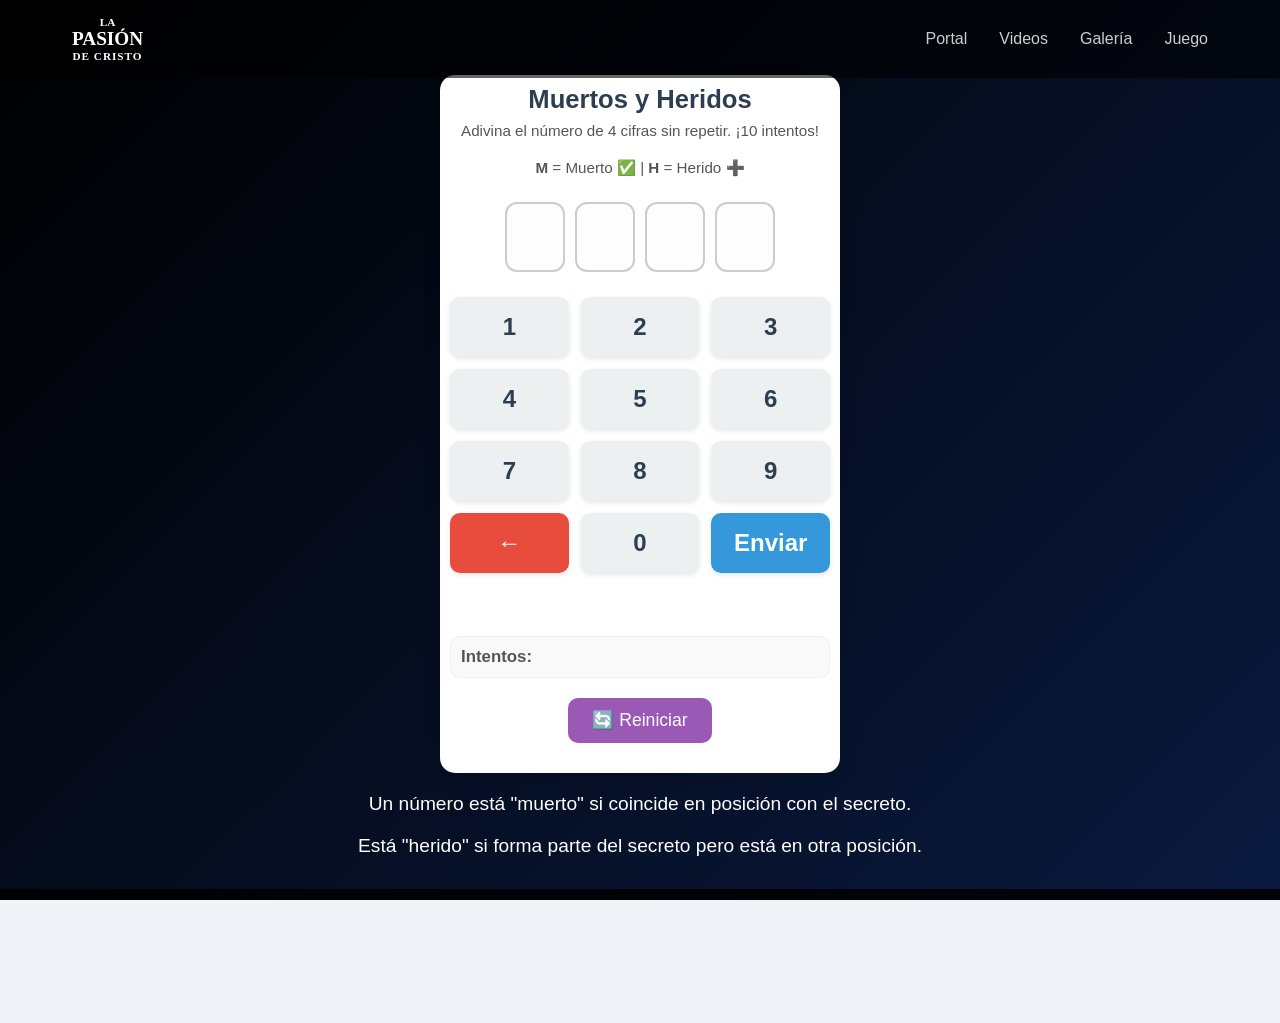
<file: juego.html>
<!DOCTYPE html>
<html lang="es">
<head>
  <meta charset="UTF-8" />
  <meta name="viewport" content="width=device-width, initial-scale=1.0" />
  <title>La Pasión de Cristo</title>

  <!--Favicon-->
  <link rel="icon" type="image/png" href="favicon/favicon-96x96.png" sizes="96x96" />
  <link rel="icon" type="image/svg+xml" href="favicon/favicon.svg" />
  <link rel="shortcut icon" href="favicon/favicon.ico" />
  <link rel="apple-touch-icon" sizes="180x180" href="favicon/apple-touch-icon.png" />
  <link rel="manifest" href="favicon/site.webmanifest" />

  <meta name="robots" content="index, follow">
  <meta name="description" content="Pasión de Cristo - Grupo de teatro desde 1998 que representa la vida, muerte y resurrección de Jesús con actuaciones en vivo.">
  <meta name="keywords" content="teatro religioso, pasión de cristo, grupo teatral, representación bíblica, teatro en vivo, desde 1998">

  <!-- CSS global -->
  <link rel="stylesheet" href="css/style.css" />

  <!-- CSS extra (se añade manualmente en cada página si es necesario) -->

  <link rel="preconnect" href="https://fonts.googleapis.com" />
  <link rel="preconnect" href="https://fonts.gstatic.com" crossorigin />
  <link href="https://fonts.googleapis.com/css2?family=Inter:wght@400;700&display=swap" rel="stylesheet" />
</head>
<body>
  <!-- FONDO DEGRADADO -->
  <div class="background-gradient"></div>

  <!-- HEADER -->
  <header class="header">
    <div class="header-content">
      <!-- LOGO EN COLUMNA -->
      <div class="logo">
        <span class="uno">LA</span>
        <span class="dos">PASIÓN</span>
        <span class="tres">DE CRISTO</span>
      </div>

      <!-- MENÚ DE NAVEGACIÓN -->
      <nav class="nav" id="nav">
        <ul class="nav-list">
          <li><a href="index.html" class="nav-link">Portal</a></li>
          <li><a href="videos.html" class="nav-link">Videos</a></li>
          <li><a href="galeria.html" class="nav-link">Galería</a></li>
          <li><a href="juego.html" class="nav-link">Juego</a></li>
        </ul>
      </nav>

      <!-- BOTÓN HAMBURGUESA -->
      <div class="hamburger" id="hamburger">
        <span></span>
        <span></span>
        <span></span>
      </div>
    </div>
  </header>
<link rel="stylesheet" href="css/juego.css">
<div class="container">
  <h1>Muertos y Heridos</h1>
  <p>Adivina el número de 4 cifras sin repetir. ¡10 intentos!</p>
  <p><strong>M</strong> = Muerto ✅ | <strong>H</strong> = Herido ➕</p>
  <div class="display" id="display">
    <div class="digit-box" data-index="0"></div>
    <div class="digit-box" data-index="1"></div>
    <div class="digit-box" data-index="2"></div>
    <div class="digit-box" data-index="3"></div>
  </div>
  <div class="teclado">
    <button class="tecla" data-num="1">1</button><button class="tecla" data-num="2">2</button>
    <button class="tecla" data-num="3">3</button><button class="tecla" data-num="4">4</button>
    <button class="tecla" data-num="5">5</button><button class="tecla" data-num="6">6</button>
    <button class="tecla" data-num="7">7</button><button class="tecla" data-num="8">8</button>
    <button class="tecla" data-num="9">9</button><button class="tecla borrar" id="btnBorrar">←</button>
    <button class="tecla" data-num="0">0</button><button class="tecla enviar" id="btnEnviar">Enviar</button>
  </div>
  <div class="mensaje" id="mensaje"></div>
  <div class="resultados"><h3>Intentos:</h3><ul id="listaIntentos"></ul></div>
  <div class="actions"><button class="btn-reiniciar" id="btnReiniciar">🔄 Reiniciar</button></div>
</div>
<p class="final">Un número está "muerto" si coincide en posición con el secreto.</p>
<p class="final">Está "herido" si forma parte del secreto pero está en otra posición.</p>
<script src="js/juego.js" defer></script>
<footer class="footer">
    <div class="footer-social">
      <a href="https://www.facebook.com/profile.php?id=61579035955809" target="_blank" aria-label="Facebook" class="footer-link">
        <svg xmlns="http://www.w3.org/2000/svg" width="24" height="24" fill="currentColor" class="bi bi-facebook" viewBox="0 0 16 16">
          <path d="M16 8.049c0-4.446-3.582-8.05-8-8.05C3.58 0-.002 3.603-.002 8.05c0 4.017 2.926 7.347 6.75 7.951v-5.625h-2.03V8.05H6.75V6.275c0-2.017 1.195-3.131 3.022-3.131.876 0 1.791.157 1.791.157v1.98h-1.009c-.993 0-1.303.621-1.303 1.258v1.51h2.218l-.354 2.326H9.25V16c3.824-.604 6.75-3.934 6.75-7.951"/>
        </svg>
      </a>
      <a href="https://twitter.com/" target="_blank" aria-label="Twitter-X" class="footer-link">
        <svg xmlns="http://www.w3.org/2000/svg" width="24" height="24" fill="currentColor" class="bi bi-twitter-x" viewBox="0 0 16 16">
          <path d="M12.6.75h2.454l-5.36 6.142L16 15.25h-4.937l-3.867-5.07-4.425 5.07H.316l5.733-6.57L0 .75h5.063l3.495 4.633L12.601.75Zm-.86 13.028h1.36L4.323 2.145H2.865z"/>
        </svg>
      </a>
      <a href="https://www.instagram.com/barrabas9855/" target="_blank" aria-label="Instagram" class="footer-link">
        <svg xmlns="http://www.w3.org/2000/svg" width="24" height="24" fill="currentColor" class="bi bi-instagram" viewBox="0 0 16 16">
          <path d="M8 0C5.829 0 5.556.01 4.703.048 3.85.088 3.269.222 2.76.42a3.9 3.9 0 0 0-1.417.923A3.9 3.9 0 0 0 .42 2.76C.222 3.268.087 3.85.048 4.7.01 5.555 0 5.827 0 8.001c0 2.172.01 2.444.048 3.297.04.852.174 1.433.372 1.942.205.526.478.972.923 1.417.444.445.89.719 1.416.923.51.198 1.09.333 1.942.372C5.555 15.99 5.827 16 8 16s2.444-.01 3.298-.048c.851-.04 1.434-.174 1.943-.372a3.9 3.9 0 0 0 1.416-.923c.445-.445.718-.891.923-1.417.197-.509.332-1.09.372-1.942C15.99 10.445 16 10.173 16 8s-.01-2.445-.048-3.299c-.04-.851-.175-1.433-.372-1.941a3.9 3.9 0 0 0-.923-1.417A3.9 3.9 0 0 0 13.24.42c-.51-.198-1.092-.333-1.943-.372C10.443.01 10.172 0 7.998 0zm-.717 1.442h.718c2.136 0 2.389.007 3.232.046.78.035 1.204.166 1.486.275.373.145.64.319.92.599s.453.546.598.92c.11.281.24.705.275 1.485.039.843.047 1.096.047 3.231s-.008 2.389-.047 3.232c-.035.78-.166 1.203-.275 1.485a2.5 2.5 0 0 1-.599.919c-.28.28-.546.453-.92.598-.28.11-.704.24-1.485.276-.843.038-1.096.047-3.232.047s-2.39-.009-3.233-.047c-.78-.036-1.203-.166-1.485-.276a2.5 2.5 0 0 1-.92-.598 2.5 2.5 0 0 1-.6-.92c-.109-.281-.24-.705-.275-1.485-.038-.843-.046-1.096-.046-3.233s.008-2.388.046-3.231c.036-.78.166-1.204.276-1.486.145-.373.319-.64.599-.92s.546-.453.92-.598c.282-.11.705-.24 1.485-.276.738-.034 1.024-.044 2.515-.045zm4.988 1.328a.96.96 0 1 0 0 1.92.96.96 0 0 0 0-1.92m-4.27 1.122a4.109 4.109 0 1 0 0 8.217 4.109 4.109 0 0 0 0-8.217m0 1.441a2.667 2.667 0 1 1 0 5.334 2.667 2.667 0 0 1 0-5.334"/>
        </svg>
      </a>
      <a href="https://www.youtube.com/@Pasi%C3%B3ndeCristo-CirculoSanLucas" target="_blank" aria-label="YouTube" class="footer-link">
        <svg xmlns="http://www.w3.org/2000/svg" width="24" height="24" fill="currentColor" class="bi bi-youtube" viewBox="0 0 16 16">
          <path d="M8.051 1.999h.089c.822.003 4.987.033 6.11.335a2.01 2.01 0 0 1 1.415 1.42c.101.38.172.883.22 1.402l.01.104.022.26.008.104c.065.914.073 1.77.074 1.957v.075c-.001.194-.01 1.108-.082 2.06l-.008.105-.009.104c-.05.572-.124 1.14-.235 1.558a2.01 2.01 0 0 1-1.415 1.42c-1.16.312-5.569.334-6.18.335h-.142c-.309 0-1.587-.006-2.927-.052l-.17-.006-.087-.004-.171-.007-.171-.007c-1.11-.049-2.167-.128-2.654-.26a2.01 2.01 0 0 1-1.415-1.419c-.111-.417-.185-.986-.235-1.558L.09 9.82l-.008-.104A31 31 0 0 1 0 7.68v-.123c.002-.215.01-.958.064-1.778l.007-.103.003-.052.008-.104.022-.26.01-.104c.048-.519.119-1.023.22-1.402a2.01 2.01 0 0 1 1.415-1.42c.487-.13 1.544-.21 2.654-.26l.17-.007.172-.006.086-.003.171-.007A100 100 0 0 1 7.858 2zM6.4 5.209v4.818l4.157-2.408z"/>
        </svg>
      </a>
    </div>
    <div class="footer-contact">
      <a href="mailto:info@pasiondecristo.com" class="footer-email">info@pasiondecristo.com</a>
    </div>
    <div class="footer-copy">
      &copy; 2026 La Pasión de Cristo
    </div>
  </footer>

  <!-- JS global -->
  <script src="js/script.js"></script>
  <!-- JS extra se añade manualmente en cada página si es necesario -->
</body>
</html>
</file>
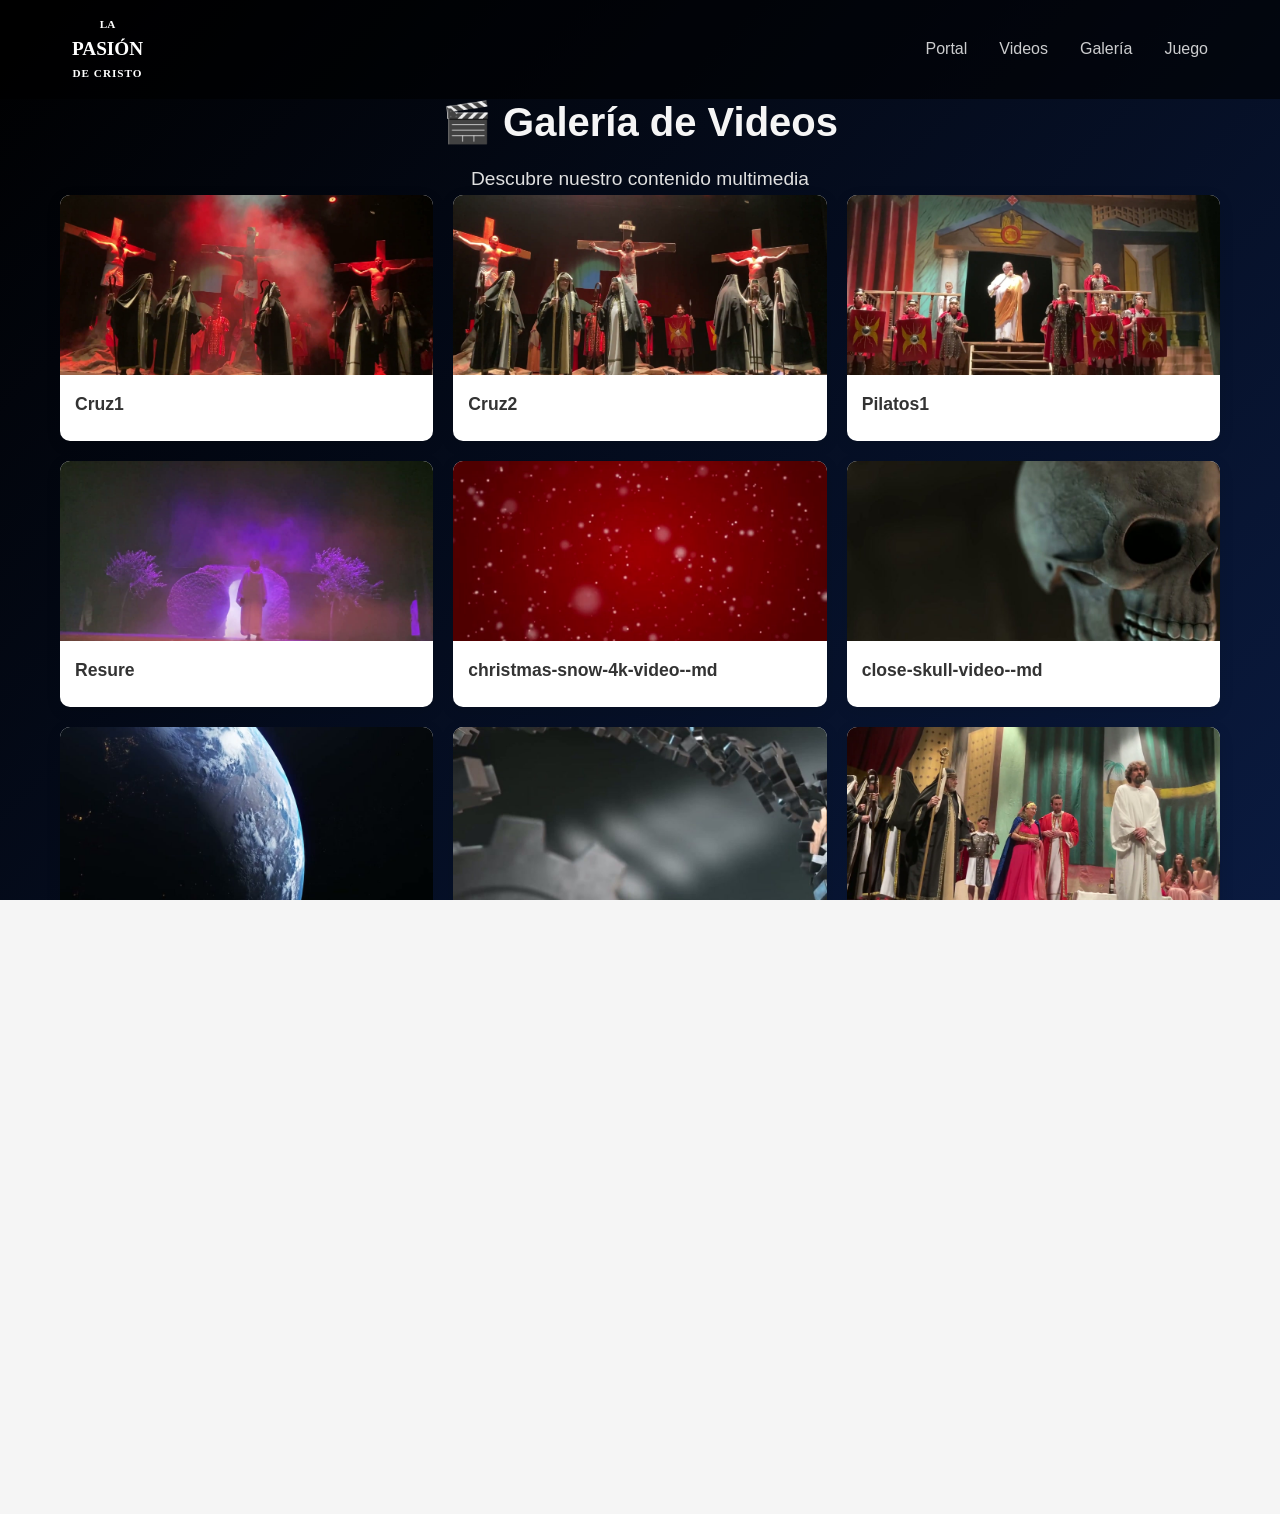
<file: videos.html>
<!DOCTYPE html>
<html lang="es">
<head>
  <meta charset="UTF-8" />
  <meta name="viewport" content="width=device-width, initial-scale=1.0" />
  <title>La Pasión de Cristo</title>

  <!--Favicon-->
  <link rel="icon" type="image/png" href="favicon/favicon-96x96.png" sizes="96x96" />
  <link rel="icon" type="image/svg+xml" href="favicon/favicon.svg" />
  <link rel="shortcut icon" href="favicon/favicon.ico" />
  <link rel="apple-touch-icon" sizes="180x180" href="favicon/apple-touch-icon.png" />
  <link rel="manifest" href="favicon/site.webmanifest" />

  <meta name="robots" content="index, follow">
  <meta name="description" content="Pasión de Cristo - Grupo de teatro desde 1998 que representa la vida, muerte y resurrección de Jesús con actuaciones en vivo.">
  <meta name="keywords" content="teatro religioso, pasión de cristo, grupo teatral, representación bíblica, teatro en vivo, desde 1998">

  <!-- CSS global -->
  <link rel="stylesheet" href="css/style.css" />

  <!-- CSS extra (se añade manualmente en cada página si es necesario) -->

  <link rel="preconnect" href="https://fonts.googleapis.com" />
  <link rel="preconnect" href="https://fonts.gstatic.com" crossorigin />
  <link href="https://fonts.googleapis.com/css2?family=Inter:wght@400;700&display=swap" rel="stylesheet" />
</head>
<body>
  <!-- FONDO DEGRADADO -->
  <div class="background-gradient"></div>

  <!-- HEADER -->
  <header class="header">
    <div class="header-content">
      <!-- LOGO EN COLUMNA -->
      <div class="logo">
        <span class="uno">LA</span>
        <span class="dos">PASIÓN</span>
        <span class="tres">DE CRISTO</span>
      </div>

      <!-- MENÚ DE NAVEGACIÓN -->
      <nav class="nav" id="nav">
        <ul class="nav-list">
          <li><a href="index.html" class="nav-link">Portal</a></li>
          <li><a href="videos.html" class="nav-link">Videos</a></li>
          <li><a href="galeria.html" class="nav-link">Galería</a></li>
          <li><a href="juego.html" class="nav-link">Juego</a></li>
        </ul>
      </nav>

      <!-- BOTÓN HAMBURGUESA -->
      <div class="hamburger" id="hamburger">
        <span></span>
        <span></span>
        <span></span>
      </div>
    </div>
  </header>
<link rel="stylesheet" href="css/videos.css">
<div class="container">
  <header class="video-header">
    <h1>🎬 Galería de Videos</h1>
    <p>Descubre nuestro contenido multimedia</p>
  </header>
  <div class="video-grid" id="videoGrid">
    <div class="video-card" data-video="videos/Cruz1.mp4"><div class="video-thumbnail"><img src="thumbnails/Cruz1.jpg" alt="Cruz1" loading="lazy"><div class="play-overlay"><div class="play-button">▶</div></div></div><div class="video-info"><div class="video-title">Cruz1</div></div></div>
<div class="video-card" data-video="videos/Cruz2.mp4"><div class="video-thumbnail"><img src="thumbnails/Cruz2.jpg" alt="Cruz2" loading="lazy"><div class="play-overlay"><div class="play-button">▶</div></div></div><div class="video-info"><div class="video-title">Cruz2</div></div></div>
<div class="video-card" data-video="videos/Pilatos1.mp4"><div class="video-thumbnail"><img src="thumbnails/Pilatos1.jpg" alt="Pilatos1" loading="lazy"><div class="play-overlay"><div class="play-button">▶</div></div></div><div class="video-info"><div class="video-title">Pilatos1</div></div></div>
<div class="video-card" data-video="videos/Resure.mp4"><div class="video-thumbnail"><img src="thumbnails/Resure.jpg" alt="Resure" loading="lazy"><div class="play-overlay"><div class="play-button">▶</div></div></div><div class="video-info"><div class="video-title">Resure</div></div></div>
<div class="video-card" data-video="videos/christmas-snow-4k-video--md.mp4"><div class="video-thumbnail"><img src="thumbnails/christmas-snow-4k-video--md.jpg" alt="christmas-snow-4k-video--md" loading="lazy"><div class="play-overlay"><div class="play-button">▶</div></div></div><div class="video-info"><div class="video-title">christmas-snow-4k-video--md</div></div></div>
<div class="video-card" data-video="videos/close-skull-video--md.mp4"><div class="video-thumbnail"><img src="thumbnails/close-skull-video--md.jpg" alt="close-skull-video--md" loading="lazy"><div class="play-overlay"><div class="play-button">▶</div></div></div><div class="video-info"><div class="video-title">close-skull-video--md</div></div></div>
<div class="video-card" data-video="videos/earth-zoom-02-video--md.mp4"><div class="video-thumbnail"><img src="thumbnails/earth-zoom-02-video--md.jpg" alt="earth-zoom-02-video--md" loading="lazy"><div class="play-overlay"><div class="play-button">▶</div></div></div><div class="video-info"><div class="video-title">earth-zoom-02-video--md</div></div></div>
<div class="video-card" data-video="videos/gear-spin-ring-video--md.mp4"><div class="video-thumbnail"><img src="thumbnails/gear-spin-ring-video--md.jpg" alt="gear-spin-ring-video--md" loading="lazy"><div class="play-overlay"><div class="play-button">▶</div></div></div><div class="video-info"><div class="video-title">gear-spin-ring-video--md</div></div></div>
<div class="video-card" data-video="videos/herodes.mp4"><div class="video-thumbnail"><img src="thumbnails/herodes.jpg" alt="herodes" loading="lazy"><div class="play-overlay"><div class="play-button">▶</div></div></div><div class="video-info"><div class="video-title">herodes</div></div></div>
<div class="video-card" data-video="videos/high-tech-basketball-video--md.mp4"><div class="video-thumbnail"><img src="thumbnails/high-tech-basketball-video--md.jpg" alt="high-tech-basketball-video--md" loading="lazy"><div class="play-overlay"><div class="play-button">▶</div></div></div><div class="video-info"><div class="video-title">high-tech-basketball-video--md</div></div></div>
<div class="video-card" data-video="videos/sun-earth-moon-video--md.mp4"><div class="video-thumbnail"><img src="thumbnails/sun-earth-moon-video--md.jpg" alt="sun-earth-moon-video--md" loading="lazy"><div class="play-overlay"><div class="play-button">▶</div></div></div><div class="video-info"><div class="video-title">sun-earth-moon-video--md</div></div></div>
<div class="video-card" data-video="videos/tunnel-spin-color-video--md.mp4"><div class="video-thumbnail"><img src="thumbnails/tunnel-spin-color-video--md.jpg" alt="tunnel-spin-color-video--md" loading="lazy"><div class="play-overlay"><div class="play-button">▶</div></div></div><div class="video-info"><div class="video-title">tunnel-spin-color-video--md</div></div></div>
<div class="modal" id="videoModal"><button class="close-modal" id="closeModal">×</button><div class="modal-content"><video class="video-player" id="player" controls></video></div></div>
  </div>
</div>
<script src="js/videos.js" defer></script>
<footer class="footer">
    <div class="footer-social">
      <a href="https://www.facebook.com/profile.php?id=61579035955809" target="_blank" aria-label="Facebook" class="footer-link">
        <svg xmlns="http://www.w3.org/2000/svg" width="24" height="24" fill="currentColor" class="bi bi-facebook" viewBox="0 0 16 16">
          <path d="M16 8.049c0-4.446-3.582-8.05-8-8.05C3.58 0-.002 3.603-.002 8.05c0 4.017 2.926 7.347 6.75 7.951v-5.625h-2.03V8.05H6.75V6.275c0-2.017 1.195-3.131 3.022-3.131.876 0 1.791.157 1.791.157v1.98h-1.009c-.993 0-1.303.621-1.303 1.258v1.51h2.218l-.354 2.326H9.25V16c3.824-.604 6.75-3.934 6.75-7.951"/>
        </svg>
      </a>
      <a href="https://twitter.com/" target="_blank" aria-label="Twitter-X" class="footer-link">
        <svg xmlns="http://www.w3.org/2000/svg" width="24" height="24" fill="currentColor" class="bi bi-twitter-x" viewBox="0 0 16 16">
          <path d="M12.6.75h2.454l-5.36 6.142L16 15.25h-4.937l-3.867-5.07-4.425 5.07H.316l5.733-6.57L0 .75h5.063l3.495 4.633L12.601.75Zm-.86 13.028h1.36L4.323 2.145H2.865z"/>
        </svg>
      </a>
      <a href="https://www.instagram.com/barrabas9855/" target="_blank" aria-label="Instagram" class="footer-link">
        <svg xmlns="http://www.w3.org/2000/svg" width="24" height="24" fill="currentColor" class="bi bi-instagram" viewBox="0 0 16 16">
          <path d="M8 0C5.829 0 5.556.01 4.703.048 3.85.088 3.269.222 2.76.42a3.9 3.9 0 0 0-1.417.923A3.9 3.9 0 0 0 .42 2.76C.222 3.268.087 3.85.048 4.7.01 5.555 0 5.827 0 8.001c0 2.172.01 2.444.048 3.297.04.852.174 1.433.372 1.942.205.526.478.972.923 1.417.444.445.89.719 1.416.923.51.198 1.09.333 1.942.372C5.555 15.99 5.827 16 8 16s2.444-.01 3.298-.048c.851-.04 1.434-.174 1.943-.372a3.9 3.9 0 0 0 1.416-.923c.445-.445.718-.891.923-1.417.197-.509.332-1.09.372-1.942C15.99 10.445 16 10.173 16 8s-.01-2.445-.048-3.299c-.04-.851-.175-1.433-.372-1.941a3.9 3.9 0 0 0-.923-1.417A3.9 3.9 0 0 0 13.24.42c-.51-.198-1.092-.333-1.943-.372C10.443.01 10.172 0 7.998 0zm-.717 1.442h.718c2.136 0 2.389.007 3.232.046.78.035 1.204.166 1.486.275.373.145.64.319.92.599s.453.546.598.92c.11.281.24.705.275 1.485.039.843.047 1.096.047 3.231s-.008 2.389-.047 3.232c-.035.78-.166 1.203-.275 1.485a2.5 2.5 0 0 1-.599.919c-.28.28-.546.453-.92.598-.28.11-.704.24-1.485.276-.843.038-1.096.047-3.232.047s-2.39-.009-3.233-.047c-.78-.036-1.203-.166-1.485-.276a2.5 2.5 0 0 1-.92-.598 2.5 2.5 0 0 1-.6-.92c-.109-.281-.24-.705-.275-1.485-.038-.843-.046-1.096-.046-3.233s.008-2.388.046-3.231c.036-.78.166-1.204.276-1.486.145-.373.319-.64.599-.92s.546-.453.92-.598c.282-.11.705-.24 1.485-.276.738-.034 1.024-.044 2.515-.045zm4.988 1.328a.96.96 0 1 0 0 1.92.96.96 0 0 0 0-1.92m-4.27 1.122a4.109 4.109 0 1 0 0 8.217 4.109 4.109 0 0 0 0-8.217m0 1.441a2.667 2.667 0 1 1 0 5.334 2.667 2.667 0 0 1 0-5.334"/>
        </svg>
      </a>
      <a href="https://www.youtube.com/@Pasi%C3%B3ndeCristo-CirculoSanLucas" target="_blank" aria-label="YouTube" class="footer-link">
        <svg xmlns="http://www.w3.org/2000/svg" width="24" height="24" fill="currentColor" class="bi bi-youtube" viewBox="0 0 16 16">
          <path d="M8.051 1.999h.089c.822.003 4.987.033 6.11.335a2.01 2.01 0 0 1 1.415 1.42c.101.38.172.883.22 1.402l.01.104.022.26.008.104c.065.914.073 1.77.074 1.957v.075c-.001.194-.01 1.108-.082 2.06l-.008.105-.009.104c-.05.572-.124 1.14-.235 1.558a2.01 2.01 0 0 1-1.415 1.42c-1.16.312-5.569.334-6.18.335h-.142c-.309 0-1.587-.006-2.927-.052l-.17-.006-.087-.004-.171-.007-.171-.007c-1.11-.049-2.167-.128-2.654-.26a2.01 2.01 0 0 1-1.415-1.419c-.111-.417-.185-.986-.235-1.558L.09 9.82l-.008-.104A31 31 0 0 1 0 7.68v-.123c.002-.215.01-.958.064-1.778l.007-.103.003-.052.008-.104.022-.26.01-.104c.048-.519.119-1.023.22-1.402a2.01 2.01 0 0 1 1.415-1.42c.487-.13 1.544-.21 2.654-.26l.17-.007.172-.006.086-.003.171-.007A100 100 0 0 1 7.858 2zM6.4 5.209v4.818l4.157-2.408z"/>
        </svg>
      </a>
    </div>
    <div class="footer-contact">
      <a href="mailto:info@pasiondecristo.com" class="footer-email">info@pasiondecristo.com</a>
    </div>
    <div class="footer-copy">
      &copy; 2026 La Pasión de Cristo
    </div>
  </footer>

  <!-- JS global -->
  <script src="js/script.js"></script>
  <!-- JS extra se añade manualmente en cada página si es necesario -->
</body>
</html>
</file>
<file: css/style.css>
* {
  margin: 0;
  padding: 0;
  box-sizing: border-box;
}

body, html {
  height: 100%;
  font-family: 'Inter', sans-serif;
  color: white;
  overflow-x: hidden;
}

/* VIDEO DE FONDO 
.background-video {
  position: fixed;
  top: 0;
  left: 0;
  width: 100%;
  height: 100%;
  object-fit: cover;
  z-index: -1;
}
*/
/* FONDO DE IMAGEN FIJA 
.background-image {
  position: fixed;
  top: 0;
  left: 0;
  width: 100%;
  height: 100%;
  background-image: url('fondoGaleria.jpg');
  background-size: cover;
  background-position: center;
  background-attachment: fixed;
  z-index: -1;
}*/

/* FONDO DEGRADADO SOBREO */
.background-gradient {
  position: fixed;
  top: 0;
  left: 0;
  width: 100%;
  height: 100%;
  background: linear-gradient(135deg, #000000, #0a1a3f); /* Noche sagrada */
  z-index: -1;
}

/* HEADER */
.header {
  position: fixed;
  top: 0;
  width: 100%;
  background-color: rgba(0, 0, 0, 0.6);
  z-index: 1000;
}

.header-content {
  max-width: 1200px;
  margin: 0 auto;
  padding: 1rem 2rem;
  display: flex;
  justify-content: space-between;
  align-items: center;
}

/* LOGO EN COLUMNA */
.logo {
  font-family: 'Times New Roman', Times, serif;
  display: flex;
  flex-direction: column;
  font-weight: 800;
  /*line-height: 1;*/
  color: white;
  align-items: center;
}

.uno {
  font-size: 0.7rem;
}

.dos {
  font-size: 1.2rem;
}

.tres {
  font-size: 0.7rem;
  letter-spacing: 1px;
}

/* NAV */
.nav {
  display: flex;
}

.nav-list {
  display: flex;
  gap: 2rem;
  list-style: none;
}

.nav-link {
  text-decoration: none;
  color: rgba(255, 255, 255, 0.8);
  font-weight: 500;
  transition: color 0.3s;
  cursor: pointer;
}

.nav-link:hover {
  color: #fff;
}

/* HAMBURGER MENU */
.hamburger {
  display: none;
  flex-direction: column;
  gap: 5px;
  cursor: pointer;
  z-index: 1100;
}

.hamburger span {
  width: 25px;
  height: 3px;
  background: white;
  transition: all 0.3s ease;
}

/* ANIMACIÓN ASPA (X) */
.hamburger.open span:nth-child(1) {
  transform: translateY(8px) rotate(45deg);
}

.hamburger.open span:nth-child(2) {
  opacity: 0;
}

.hamburger.open span:nth-child(3) {
  transform: translateY(-8px) rotate(-45deg);
}

/* RESPONSIVE */
@media (max-width: 768px) {
  .nav {
    position: fixed;
    top: 60px; /* pegado justo debajo del header */
    left: 0;
    width: 100%;
    background: rgba(0, 0, 0, 0.95);
    transform: translateX(-100%);
    transition: transform 0.3s ease-in-out;
    flex-direction: column;
    align-items: center;
    padding: 2rem 0;
  }

  .nav.nav--open {
    transform: translateX(0);
  }

  .nav-list {
    flex-direction: column;
    gap: 1.5rem;
  }

  .hamburger {
    display: flex;
  }

  .nav-link {
    font-size: 1.2rem;
  }
}

/* HERO */
.hero {
  height: 100vh;
  display: flex;
  flex-direction: column;
  justify-content: center;
  align-items: center;
  text-align: center;
  line-height: normal;
  padding: 0 2rem;
  /*background-color: rgba(0, 0, 0, 0.5);*/ /* Fondo semitransparente opcional */
  border-radius: 8px;
  color: rgba(255, 255, 255, 0.7);
  z-index: 1;
  text-shadow: 0 0 10px #000;
}

/* Estilos por línea */
.rotulo span {
  display: block;
  /*margin: 0.5rem 0;
  letter-spacing: 0.05rem;*/
}

.desde { font-size: 6rem; }
.aniv { font-size: 3rem; }
.ayud { font-size: 4rem; }
.iglesia { font-size: 2rem;
  letter-spacing: -2px;
 }

.hero p {
  font-size: 1.2rem;
}


/* Sugerencia para el footer */
.footer {
  background: rgba(0,0,0,0.85);
  color: #fff;
  text-align: center;
  padding: 2rem 1rem 1rem 1rem;
  margin-top: 2rem;
}
.footer-social {
  margin-bottom: 1rem;
}
.footer-link {
  display: inline-block;
  margin: 0 0.5rem;
  color: #fff;
  transition: color 0.2s;
  vertical-align: middle;
}
.footer-link:hover {
  color: #ffd700;
}
.footer-email {
  color: #ffd700;
  text-decoration: none;
  font-weight: bold;
}
.footer-email:hover {
  text-decoration: underline;
}
.footer-copy {
  margin-top: 0.5rem;
  font-size: 0.9rem;
  color: #bbb;
}
</file>
<file: css/juego.css>
* {
  box-sizing: border-box;
  touch-action: manipulation;
}
body {
  font-family: 'Segoe UI', Tahoma, Geneva, Verdana, sans-serif;
  background-color: #f0f4f8;
  text-align: center;
  margin: 0;
  padding-top: 75px; /* Espacio para el header */
  /*padding: 75px;*/
  color: #333;
  -webkit-tap-highlight-color: transparent;
}
h1 {
  color: #2c3e50;
  font-size: 1.6rem;
  margin-bottom: 8px;
}
p {
  color: #555;
  font-size: 0.95rem;
  margin-bottom: 20px;
}

.final {
  font-size: 1.2rem;
  color: #fff;
  margin-top: 20px;
}

.container {
  max-width: 400px;
  margin: 0 auto;
  background: white;
  padding: 10px;
  border-radius: 15px;
  box-shadow: 0 6px 20px rgba(0,0,0,0.1);
}

.display {
  display: flex;
  justify-content: center;
  gap: 10px;
  margin: 25px 0;
}
.digit-box {
  width: 60px;
  height: 70px;
  font-size: 2rem;
  border: 2px solid #ccc;
  border-radius: 12px;
  display: flex;
  align-items: center;
  justify-content: center;
  background-color: #fdfdfd;
  font-weight: bold;
  color: #2c3e50;
}
.digit-box.filled {
  border-color: #4CAF50;
  background-color: #f0fff0;
}

.teclado {
  display: grid;
  grid-template-columns: repeat(3, 1fr);
  gap: 12px;
  margin: 20px 0;
}
.tecla {
  height: 60px;
  background-color: #ecf0f1;
  border: none;
  border-radius: 10px;
  font-size: 1.5rem;
  font-weight: bold;
  color: #2c3e50;
  cursor: pointer;
  box-shadow: 0 2px 5px rgba(0,0,0,0.1);
  transition: background-color 0.2s, transform 0.1s;
}
.tecla:active {
  background-color: #bdc3c7;
  transform: scale(0.95);
}
.tecla.borrar {
  background-color: #e74c3c;
  color: white;
}
.tecla.enviar {
  background-color: #3498db;
  color: white;
  /*grid-column: span 3;*/
}

button:disabled {
  opacity: 0.5;
  cursor: not-allowed;
  transform: none;
}

.actions {
  margin: 20px 0;
}
.btn-reiniciar {
  padding: 12px 24px;
  font-size: 1.1rem;
  background-color: #9b59b6;
  color: white;
  border: none;
  border-radius: 10px;
  cursor: pointer;
  transition: background-color 0.2s;
}
.btn-reiniciar:active {
  background-color: #8e44ad;
}

.resultados {
  margin-top: 0px;
  max-height: 200px;
  overflow-y: auto;
  text-align: left;
  font-size: 0.9rem;
  color: #555;
  padding: 10px;
  background-color: #f9f9f9;
  border-radius: 10px;
  border: 1px solid #eee;
}

.mensaje {
  font-size: 1.3rem;
  font-weight: bold;
  margin: 15px 0;
  min-height: 28px;
}
.mensaje.success {
  color: #27ae60;
}
.mensaje.error {
  color: #c0392b;
}

@media (max-width: 350px) {
  .digit-box { width: 50px; height: 60px; font-size: 1.7rem; }
  .tecla { height: 50px; font-size: 1.3rem; }
}
</file>
<file: css/videos.css>
/* videos.css */
* {
    margin: 0;
    padding: 0;
    box-sizing: border-box;
}

body {
    font-family: 'Arial', sans-serif;
    background: #f5f5f5;
    color: #333;
    line-height: 1.6;
}

.container {
    max-width: 1200px;
    margin: 0 auto;
    padding: 90px 20px;
}

header .video-header {
    text-align: center;
    margin-bottom: 40px;
    padding: 20px 0;
    background: linear-gradient(135deg, #667eea 0%, #764ba2 100%);
    color: white;
    border-radius: 10px;
    box-shadow: 0 4px 15px rgba(0,0,0,0.1);
}

h1 {
    font-size: 2.5rem;
    margin-bottom: 10px;
    color: #f5f5f5;
    text-align: center;
}

p {
    font-size: 1.2rem;
    color: #e0e0e0;
    text-align: center;
}

.video-grid {
    display: grid;
    grid-template-columns: repeat(auto-fill, minmax(300px, 1fr));
    gap: 20px;
}

.video-card {
    background: white;
    border-radius: 10px;
    overflow: hidden;
    box-shadow: 0 4px 15px rgba(0,0,0,0.1);
    transition: transform 0.3s ease, box-shadow 0.3s ease;
    cursor: pointer;
}

.video-card:hover {
    transform: translateY(-5px);
    box-shadow: 0 10px 25px rgba(0,0,0,0.15);
}

.video-thumbnail {
    position: relative;
    width: 100%;
    height: 180px;
    overflow: hidden;
}

.video-thumbnail img {
    width: 100%;
    height: 100%;
    object-fit: cover;
    transition: transform 0.3s ease;
}

.video-card:hover .video-thumbnail img {
    transform: scale(1.05);
}

.play-overlay {
    position: absolute;
    top: 0;
    left: 0;
    width: 100%;
    height: 100%;
    background: rgba(0,0,0,0.4);
    display: flex;
    align-items: center;
    justify-content: center;
    opacity: 0;
    transition: opacity 0.3s ease;
}

.video-card:hover .play-overlay {
    opacity: 1;
}

.play-button {
    width: 60px;
    height: 60px;
    background: rgba(255,255,255,0.9);
    border-radius: 50%;
    display: flex;
    align-items: center;
    justify-content: center;
    color: #333;
    font-size: 24px;
}

.video-info {
    padding: 15px;
}

.video-title {
    font-size: 1.1rem;
    font-weight: bold;
    margin-bottom: 8px;
    color: #333;
    white-space: nowrap;
    overflow: hidden;
    text-overflow: ellipsis;
}

.video-meta {
    display: flex;
    justify-content: space-between;
    color: #666;
    font-size: 0.9rem;
}

.modal {
    display: none;
    position: fixed;
    top: 0;
    left: 0;
    width: 100%;
    height: 100%;
    background: rgba(0,0,0,0.9);
    z-index: 1000;
    justify-content: center;
    align-items: center;
    opacity: 0;
    transition: opacity 0.3s ease;
}

.modal.active {
    display: flex;
    opacity: 1;
}

.modal-content {
    position: relative;
    max-width: 90%;
    max-height: 90%;
}

.close-modal {
    position: absolute;
    top: -40px;
    right: 0;
    color: white;
    font-size: 30px;
    cursor: pointer;
    background: none;
    border: none;
}

.video-player {
    width: 100%;
    height: auto;
    max-height: 80vh;
}

.no-videos {
    text-align: center;
    padding: 40px;
    color: #666;
    font-size: 1.2rem;
}

@media (max-width: 768px) {
    .video-grid {
        grid-template-columns: repeat(auto-fill, minmax(250px, 1fr));
    }
    
    h1 {
        font-size: 2rem;
    }
}
</file>
